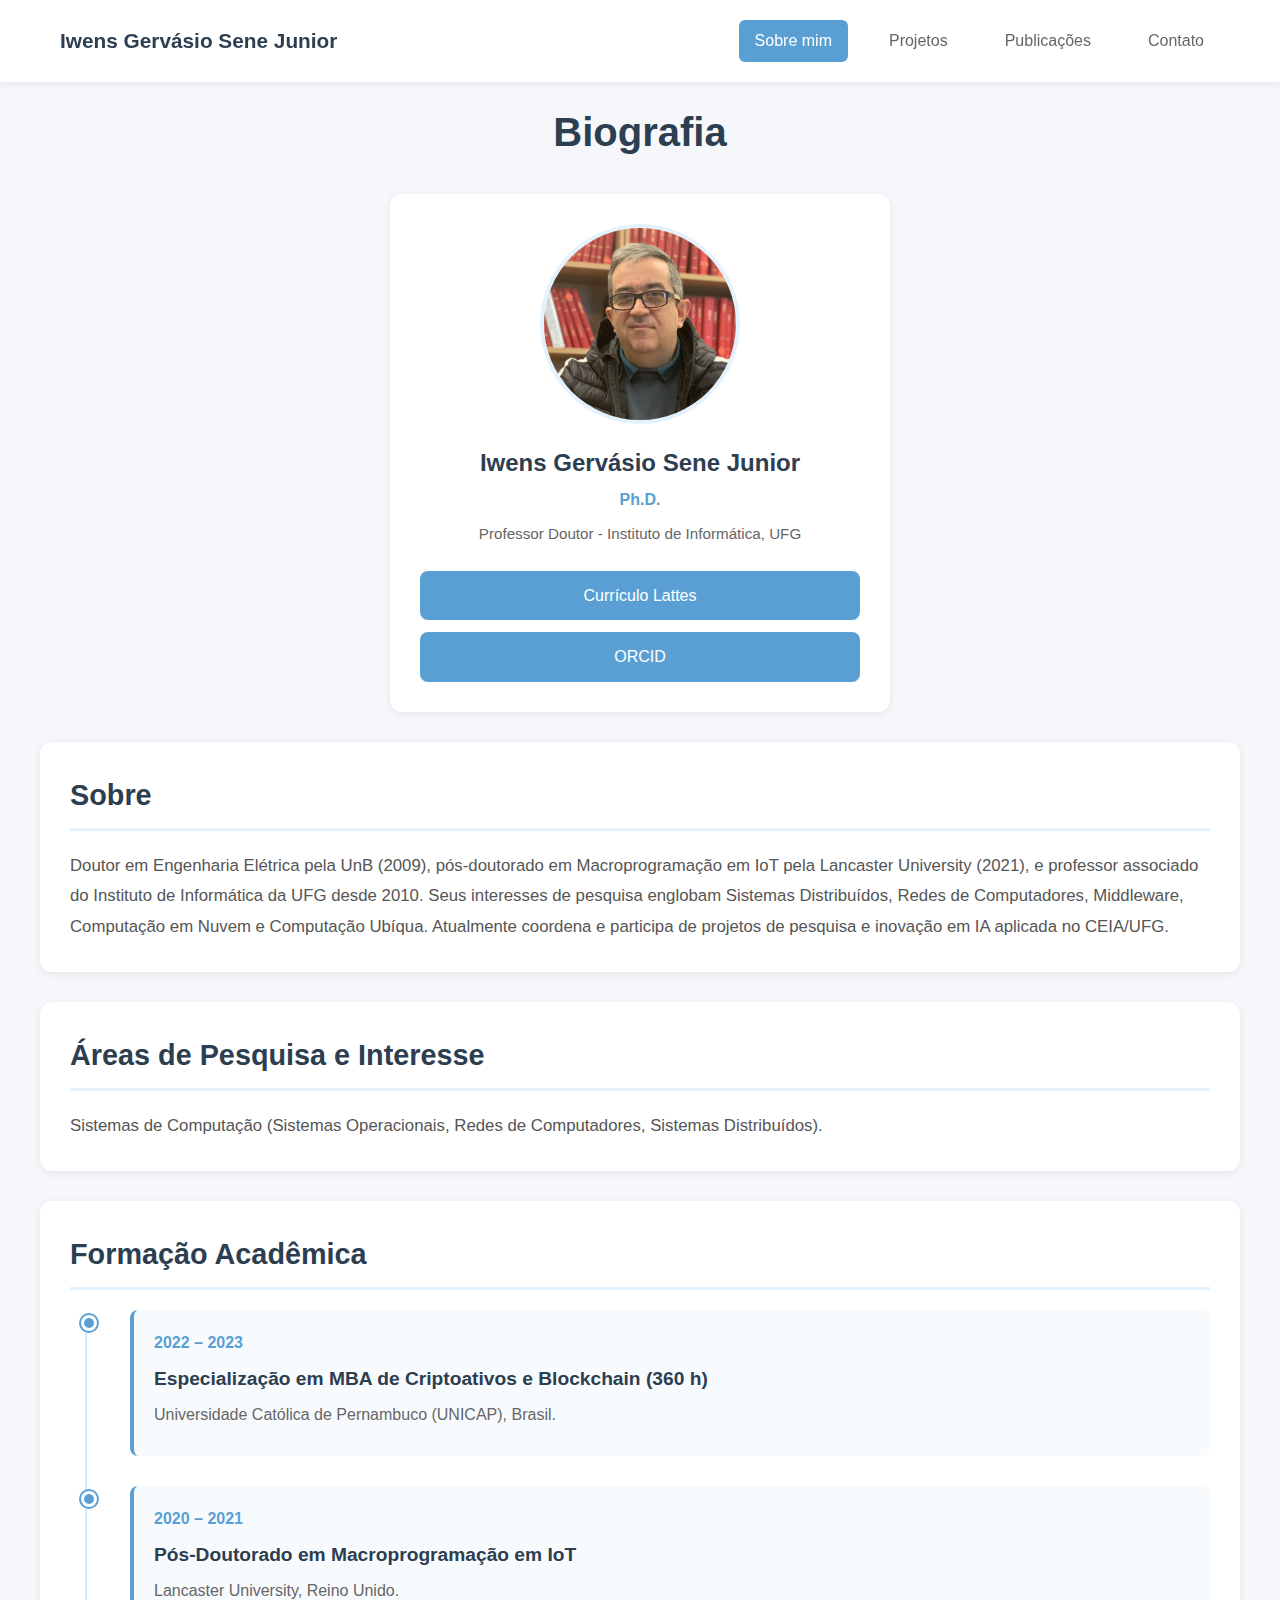
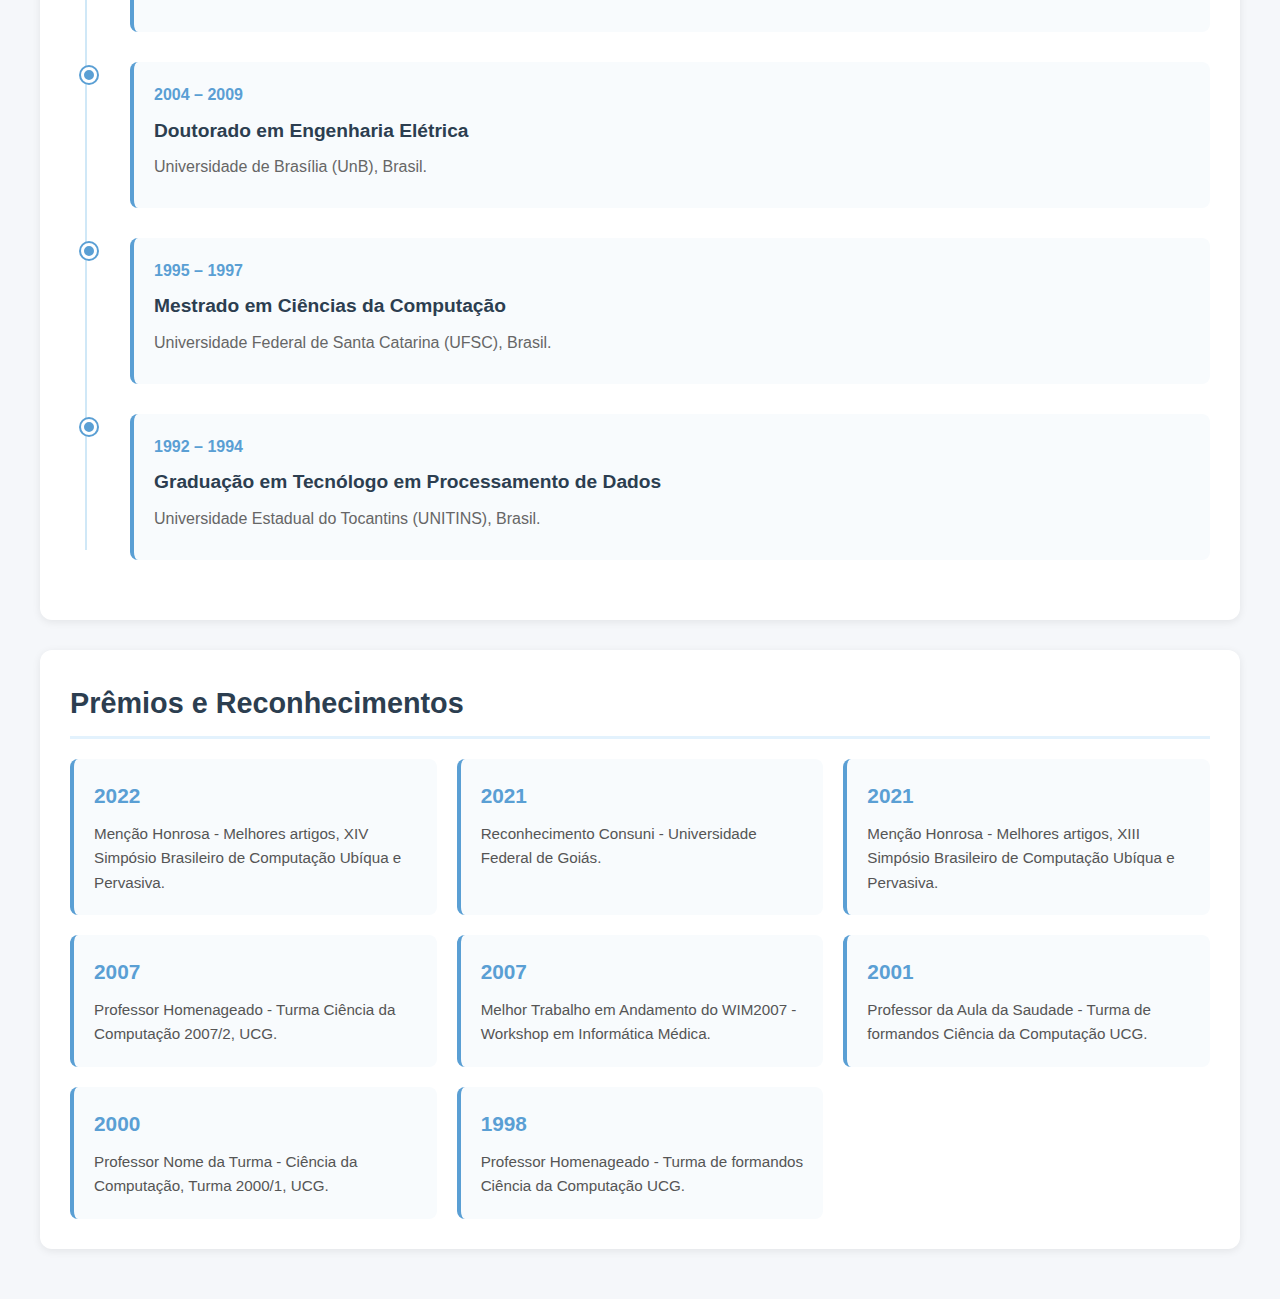
<file: index.html>
<!DOCTYPE html>
<html lang="pt-BR">
<head>
    <meta charset="UTF-8">
    <meta name="viewport" content="width=device-width, initial-scale=1.0">
    <title>Biografia - Iwens Gervásio Sene Junior</title>
    <link rel="stylesheet" href="styles.css">
</head>
<body>
    <header class="site-header">
        <div class="header-container">
            <div class="header-name">Iwens Gervásio Sene Junior</div>
            <nav class="header-nav" aria-label="Navegação principal">
                <a href="index.html" class="nav-link active" aria-current="page">Sobre mim</a>
                <a href="projetos.html" class="nav-link">Projetos</a>
                <a href="publicacoes.html" class="nav-link">Publicações</a>
                <a href="contato.html" class="nav-link">Contato</a>
            </nav>
        </div>
    </header>
    
    <div class="container">
        <h1 class="page-title">Biografia</h1>
        
        <div class="main-layout">
            <aside class="profile-card">
                <img src="assets/foto-professor.jpg" alt="Retrato de Iwens Gervásio Sene Junior" class="profile-photo">
                <h2 class="profile-name">Iwens Gervásio Sene Junior</h2>
                <p class="profile-degree">Ph.D.</p>
                <p class="profile-affiliation">Professor Doutor - Instituto de Informática, UFG</p>
                
                <div class="profile-links">
                    <a href="http://lattes.cnpq.br/3693296350551971" target="_blank" class="link-button">Currículo Lattes</a>
                    <a href="https://orcid.org/0000-0001-7605-0205" target="_blank" class="link-button">ORCID</a>
                </div>
            </aside>
            
            <main class="biography-card">
                <h2 class="section-title">Sobre</h2>
                <p class="biography-text">
                    Doutor em Engenharia Elétrica pela UnB (2009), pós-doutorado em Macroprogramação em IoT pela Lancaster University (2021), e professor associado do Instituto de Informática da UFG desde 2010. Seus interesses de pesquisa englobam Sistemas Distribuídos, Redes de Computadores, Middleware, Computação em Nuvem e Computação Ubíqua. Atualmente coordena e participa de projetos de pesquisa e inovação em IA aplicada no CEIA/UFG.
                </p>
            </main>
        </div>
        
        <section class="card research-card">
            <h2 class="section-title">Áreas de Pesquisa e Interesse</h2>
            <p class="research-text">
                Sistemas de Computação (Sistemas Operacionais, Redes de Computadores, Sistemas Distribuídos).
            </p>
        </section>
        
        <section class="card timeline-card">
            <h2 class="section-title">Formação Acadêmica</h2>
            <div class="timeline">
                <div class="timeline-item">
                    <div class="timeline-marker"></div>
                    <div class="timeline-content">
                        <h3 class="timeline-period">2022 – 2023</h3>
                        <h4 class="timeline-title">Especialização em MBA de Criptoativos e Blockchain (360 h)</h4>
                        <p class="timeline-institution">Universidade Católica de Pernambuco (UNICAP), Brasil.</p>
                    </div>
                </div>
                
                <div class="timeline-item">
                    <div class="timeline-marker"></div>
                    <div class="timeline-content">
                        <h3 class="timeline-period">2020 – 2021</h3>
                        <h4 class="timeline-title">Pós-Doutorado em Macroprogramação em IoT</h4>
                        <p class="timeline-institution">Lancaster University, Reino Unido.</p>
                    </div>
                </div>
                
                <div class="timeline-item">
                    <div class="timeline-marker"></div>
                    <div class="timeline-content">
                        <h3 class="timeline-period">2004 – 2009</h3>
                        <h4 class="timeline-title">Doutorado em Engenharia Elétrica</h4>
                        <p class="timeline-institution">Universidade de Brasília (UnB), Brasil.</p>
                    </div>
                </div>
                
                <div class="timeline-item">
                    <div class="timeline-marker"></div>
                    <div class="timeline-content">
                        <h3 class="timeline-period">1995 – 1997</h3>
                        <h4 class="timeline-title">Mestrado em Ciências da Computação</h4>
                        <p class="timeline-institution">Universidade Federal de Santa Catarina (UFSC), Brasil.</p>
                    </div>
                </div>
                
                <div class="timeline-item">
                    <div class="timeline-marker"></div>
                    <div class="timeline-content">
                        <h3 class="timeline-period">1992 – 1994</h3>
                        <h4 class="timeline-title">Graduação em Tecnólogo em Processamento de Dados</h4>
                        <p class="timeline-institution">Universidade Estadual do Tocantins (UNITINS), Brasil.</p>
                    </div>
                </div>
            </div>
        </section>
        
        <section class="card awards-card">
            <h2 class="section-title">Prêmios e Reconhecimentos</h2>
            <div class="awards-grid">
                <div class="award-item">
                    <h3 class="award-year">2022</h3>
                    <p class="award-description">Menção Honrosa - Melhores artigos, XIV Simpósio Brasileiro de Computação Ubíqua e Pervasiva.</p>
                </div>
                
                <div class="award-item">
                    <h3 class="award-year">2021</h3>
                    <p class="award-description">Reconhecimento Consuni - Universidade Federal de Goiás.</p>
                </div>
                
                <div class="award-item">
                    <h3 class="award-year">2021</h3>
                    <p class="award-description">Menção Honrosa - Melhores artigos, XIII Simpósio Brasileiro de Computação Ubíqua e Pervasiva.</p>
                </div>
                
                <div class="award-item">
                    <h3 class="award-year">2007</h3>
                    <p class="award-description">Professor Homenageado - Turma Ciência da Computação 2007/2, UCG.</p>
                </div>
                
                <div class="award-item">
                    <h3 class="award-year">2007</h3>
                    <p class="award-description">Melhor Trabalho em Andamento do WIM2007 - Workshop em Informática Médica.</p>
                </div>
                
                <div class="award-item">
                    <h3 class="award-year">2001</h3>
                    <p class="award-description">Professor da Aula da Saudade - Turma de formandos Ciência da Computação UCG.</p>
                </div>
                
                <div class="award-item">
                    <h3 class="award-year">2000</h3>
                    <p class="award-description">Professor Nome da Turma - Ciência da Computação, Turma 2000/1, UCG.</p>
                </div>
                
                <div class="award-item">
                    <h3 class="award-year">1998</h3>
                    <p class="award-description">Professor Homenageado - Turma de formandos Ciência da Computação UCG.</p>
                </div>
            </div>
        </section>
    </div>
</body>
</html>
</file>
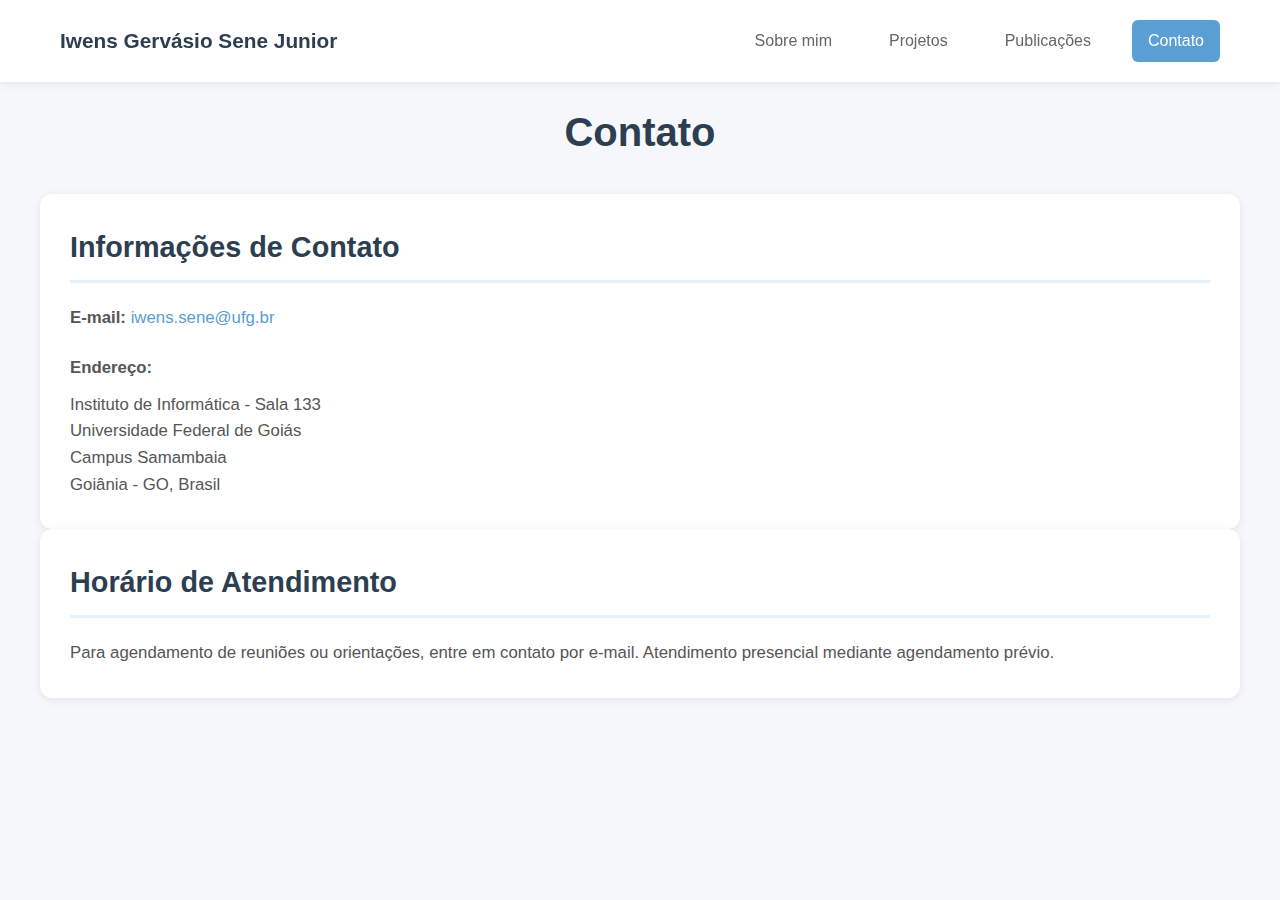
<file: contato.html>
<!DOCTYPE html>
<html lang="pt-BR">
<head>
    <meta charset="UTF-8">
    <meta name="viewport" content="width=device-width, initial-scale=1.0">
    <title>Contato - Iwens Gervásio Sene Junior</title>
    <link rel="stylesheet" href="styles.css">
</head>
<body>
    <header class="site-header">
        <div class="header-container">
            <div class="header-name">Iwens Gervásio Sene Junior</div>
            <nav class="header-nav" aria-label="Navegação principal">
                <a href="index.html" class="nav-link">Sobre mim</a>
                <a href="projetos.html" class="nav-link">Projetos</a>
                <a href="publicacoes.html" class="nav-link">Publicações</a>
                <a href="contato.html" class="nav-link active" aria-current="page">Contato</a>
            </nav>
        </div>
    </header>
    
    <div class="container">
        <h1 class="page-title">Contato</h1>
        
        <main>
            <!-- Replaced contact form with two information cards -->
            <section class="card">
                <h2 class="section-title">Informações de Contato</h2>
                <div class="biography-text">
                    <p><strong>E-mail:</strong> <a href="mailto:iwens.sene@ufg.br" style="color: #5B9BD5; text-decoration: none;">iwens.sene@ufg.br</a></p>
                    <p style="margin-top: 20px;"><strong>Endereço:</strong></p>
                    <p style="margin-top: 8px; line-height: 1.6;">
                        Instituto de Informática - Sala 133<br>
                        Universidade Federal de Goiás<br>
                        Campus Samambaia<br>
                        Goiânia - GO, Brasil
                    </p>
                </div>
            </section>
            
            <section class="card">
                <h2 class="section-title">Horário de Atendimento</h2>
                <p class="biography-text">
                    Para agendamento de reuniões ou orientações, entre em contato por e-mail. Atendimento presencial mediante agendamento prévio.
                </p>
            </section>
        </main>
    </div>
</body>
</html>
</file>
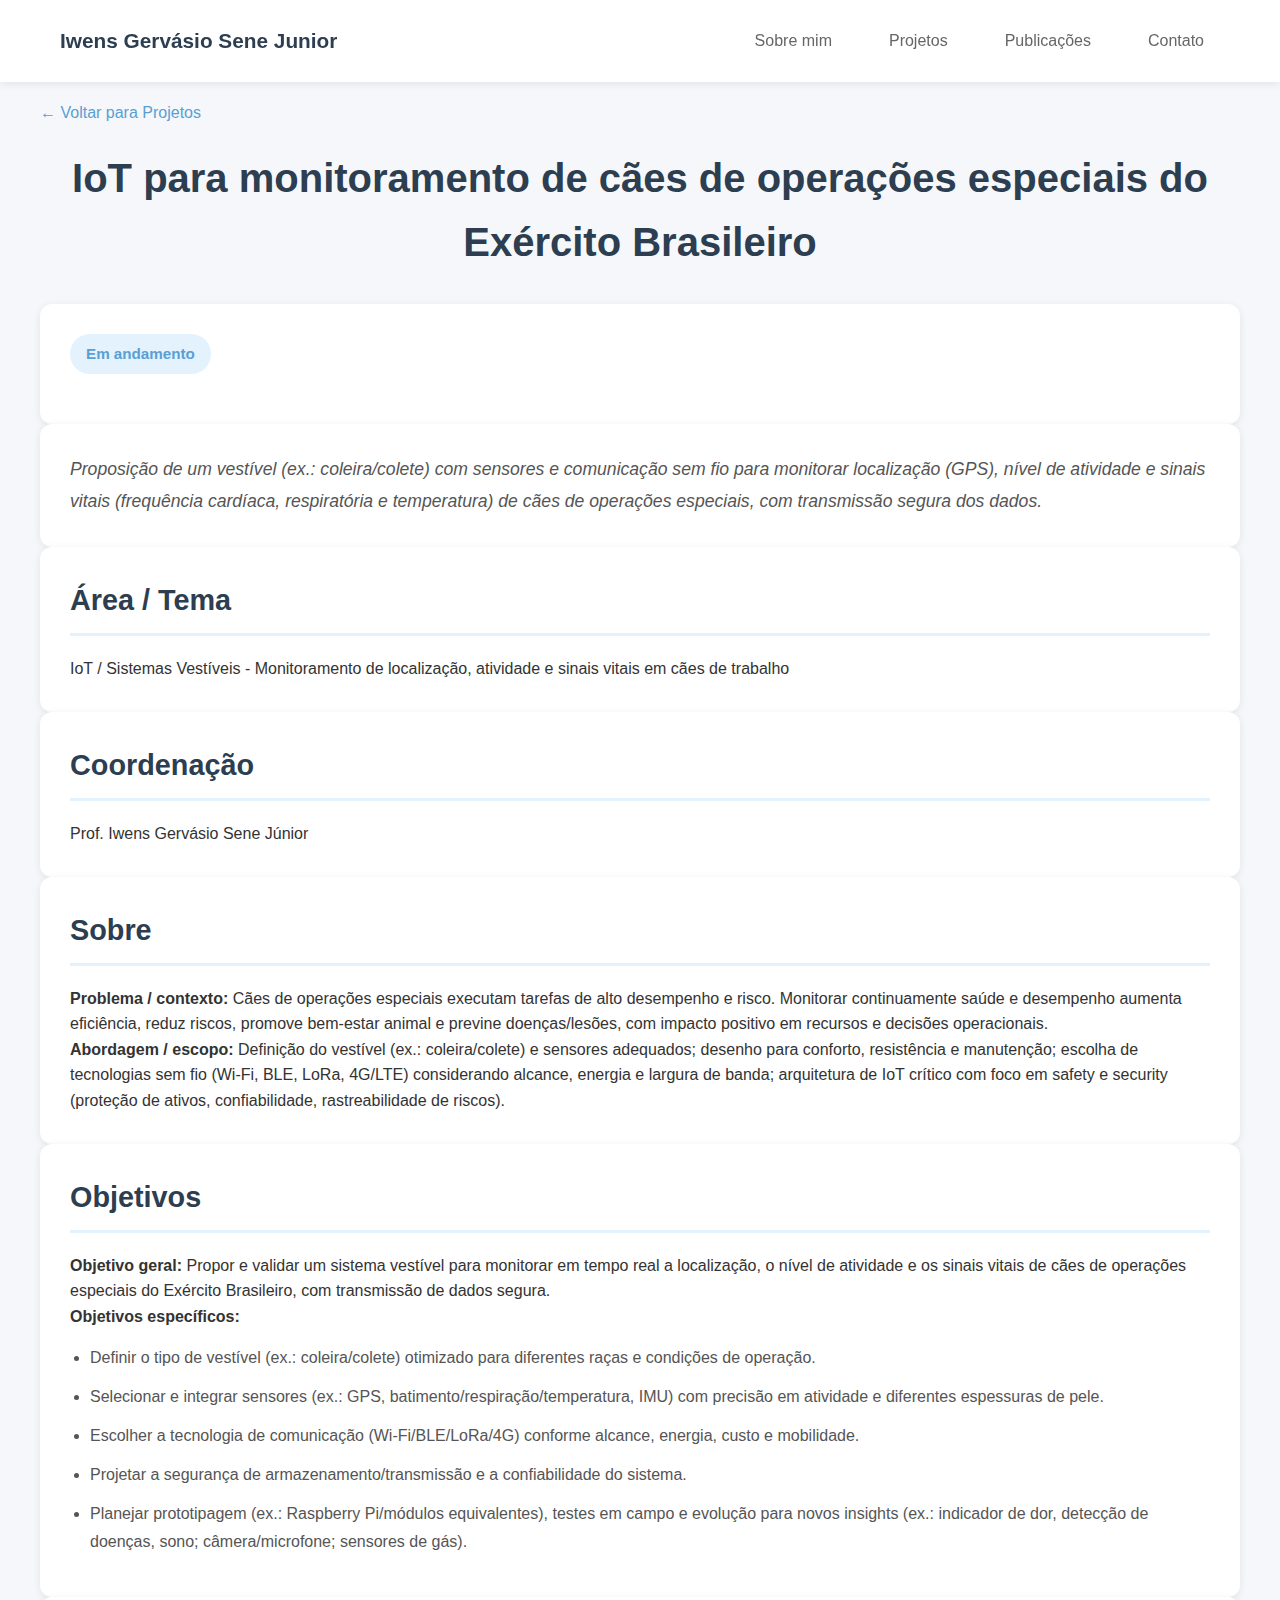
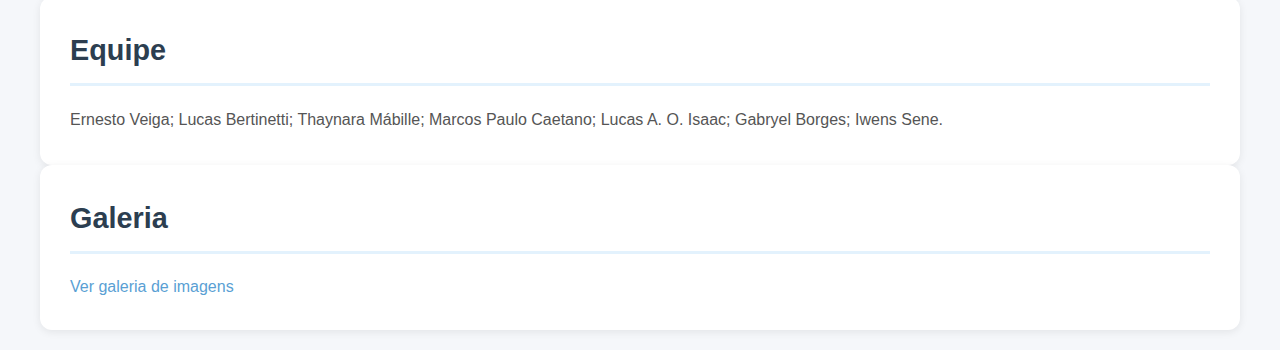
<file: projeto-iot-caes.html>
<!DOCTYPE html>
<html lang="pt-BR">
<head>
    <meta charset="UTF-8">
    <meta name="viewport" content="width=device-width, initial-scale=1.0">
    <title>IoT para monitoramento de cães de operações especiais - Iwens Gervásio Sene Junior</title>
    <link rel="stylesheet" href="styles.css">
</head>
<body>
    <header class="site-header">
        <div class="header-container">
            <div class="header-name">Iwens Gervásio Sene Junior</div>
            <nav class="header-nav" aria-label="Navegação principal">
                <a href="index.html" class="nav-link">Sobre mim</a>
                <a href="projetos.html" class="nav-link">Projetos</a>
                <a href="publicacoes.html" class="nav-link">Publicações</a>
                <a href="contato.html" class="nav-link">Contato</a>
            </nav>
        </div>
    </header>
    
    <div class="container">
        <a href="projetos.html" class="back-link">← Voltar para Projetos</a>
        
        <h1 class="page-title">IoT para monitoramento de cães de operações especiais do Exército Brasileiro</h1>
        
        <section class="card">
            <span class="project-status-badge status-ongoing">Em andamento</span>
        </section>
        
        <section class="card">
            <p class="project-summary">
                Proposição de um vestível (ex.: coleira/colete) com sensores e comunicação sem fio para monitorar localização (GPS), nível de atividade e sinais vitais (frequência cardíaca, respiratória e temperatura) de cães de operações especiais, com transmissão segura dos dados.
            </p>
        </section>
        
        <section class="card">
            <h2 class="section-title">Área / Tema</h2>
            <p>IoT / Sistemas Vestíveis - Monitoramento de localização, atividade e sinais vitais em cães de trabalho</p>
        </section>
        
        <section class="card">
            <h2 class="section-title">Coordenação</h2>
            <p>Prof. Iwens Gervásio Sene Júnior</p>
        </section>
        
        <section class="card">
            <h2 class="section-title">Sobre</h2>
            <p><strong>Problema / contexto:</strong> Cães de operações especiais executam tarefas de alto desempenho e risco. Monitorar continuamente saúde e desempenho aumenta eficiência, reduz riscos, promove bem-estar animal e previne doenças/lesões, com impacto positivo em recursos e decisões operacionais.</p>
            <p><strong>Abordagem / escopo:</strong> Definição do vestível (ex.: coleira/colete) e sensores adequados; desenho para conforto, resistência e manutenção; escolha de tecnologias sem fio (Wi-Fi, BLE, LoRa, 4G/LTE) considerando alcance, energia e largura de banda; arquitetura de IoT crítico com foco em safety e security (proteção de ativos, confiabilidade, rastreabilidade de riscos).</p>
        </section>
        
        <section class="card">
            <h2 class="section-title">Objetivos</h2>
            <p><strong>Objetivo geral:</strong> Propor e validar um sistema vestível para monitorar em tempo real a localização, o nível de atividade e os sinais vitais de cães de operações especiais do Exército Brasileiro, com transmissão de dados segura.</p>
            <p><strong>Objetivos específicos:</strong></p>
            <ul class="objectives-list">
                <li>Definir o tipo de vestível (ex.: coleira/colete) otimizado para diferentes raças e condições de operação.</li>
                <li>Selecionar e integrar sensores (ex.: GPS, batimento/respiração/temperatura, IMU) com precisão em atividade e diferentes espessuras de pele.</li>
                <li>Escolher a tecnologia de comunicação (Wi-Fi/BLE/LoRa/4G) conforme alcance, energia, custo e mobilidade.</li>
                <li>Projetar a segurança de armazenamento/transmissão e a confiabilidade do sistema.</li>
                <li>Planejar prototipagem (ex.: Raspberry Pi/módulos equivalentes), testes em campo e evolução para novos insights (ex.: indicador de dor, detecção de doenças, sono; câmera/microfone; sensores de gás).</li>
            </ul>
        </section>
        
        <section class="card">
            <h2 class="section-title">Equipe</h2>
            <p class="team-members">Ernesto Veiga; Lucas Bertinetti; Thaynara Mábille; Marcos Paulo Caetano; Lucas A. O. Isaac; Gabryel Borges; Iwens Sene.</p>
        </section>
        
        <section class="card">
            <h2 class="section-title">Galeria</h2>
            <p><a href="#" class="gallery-link">Ver galeria de imagens</a></p>
        </section>
    </div>
</body>
</html>
</file>
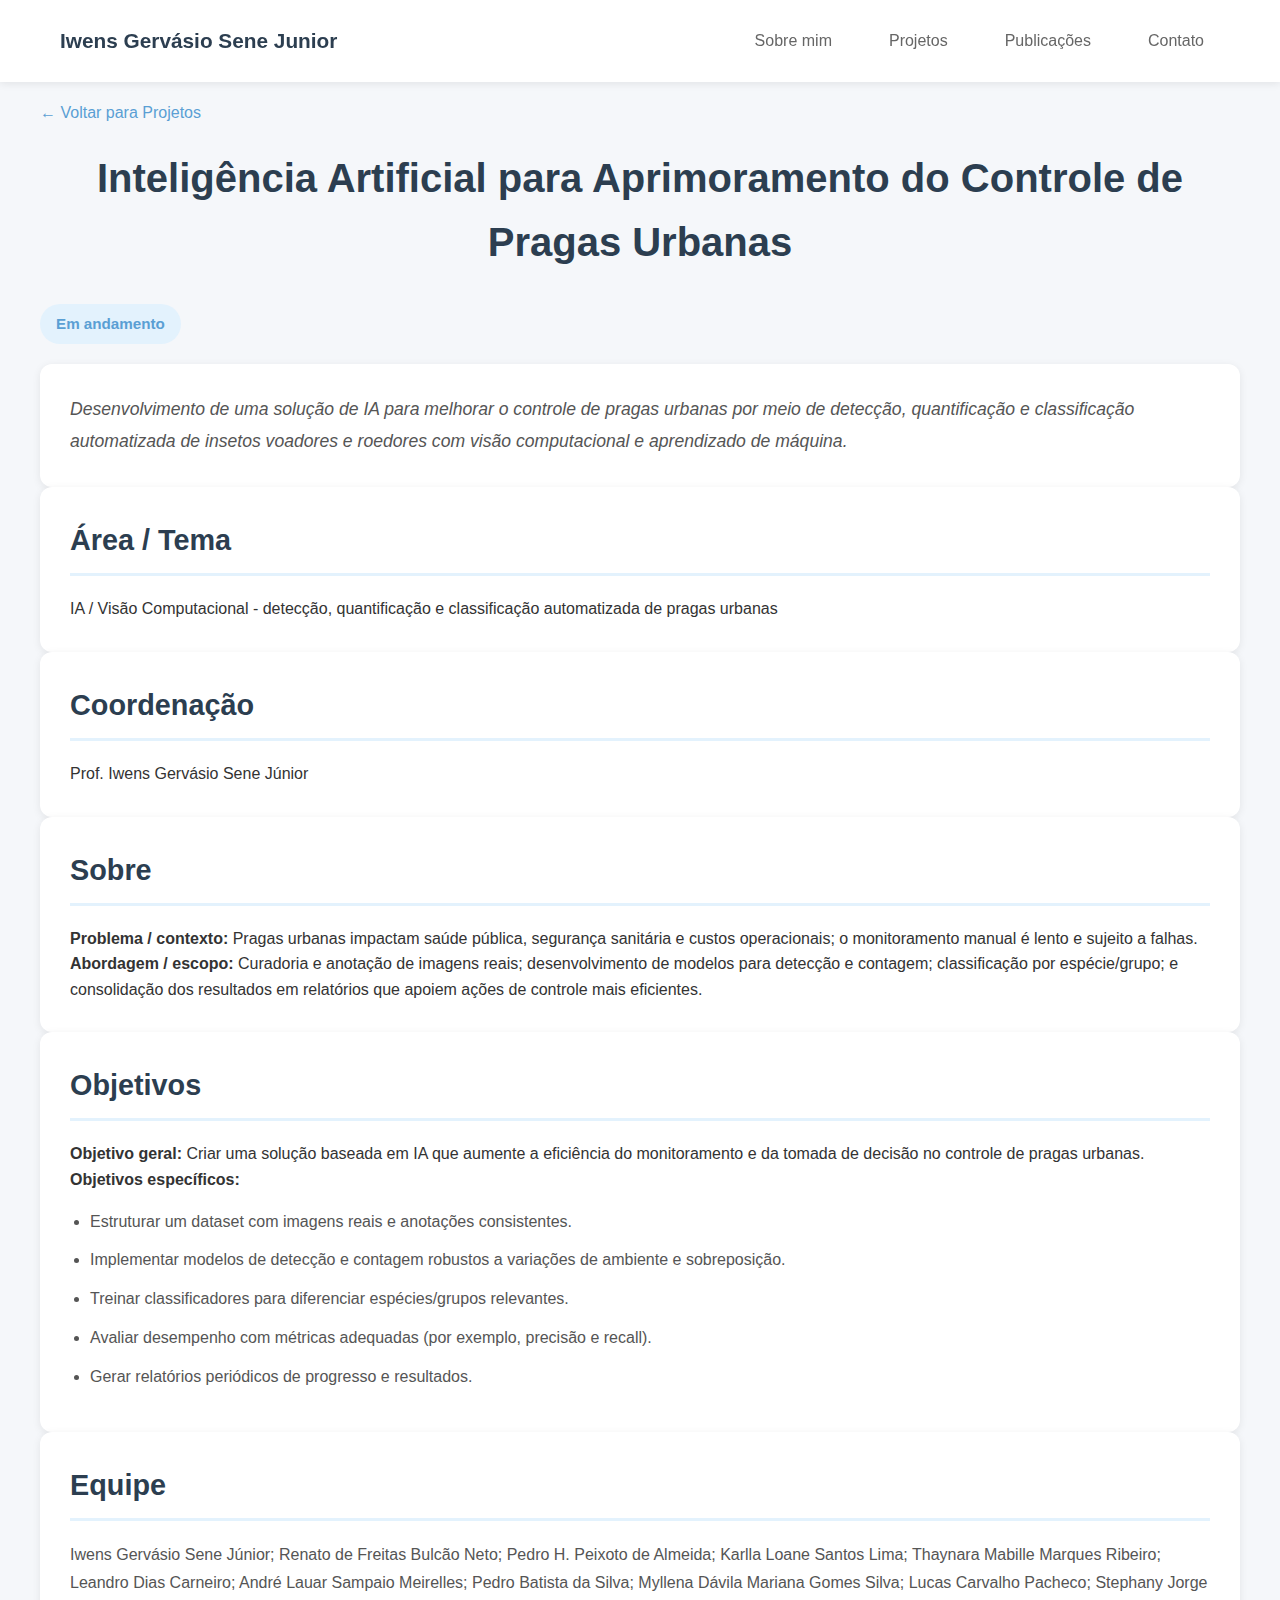
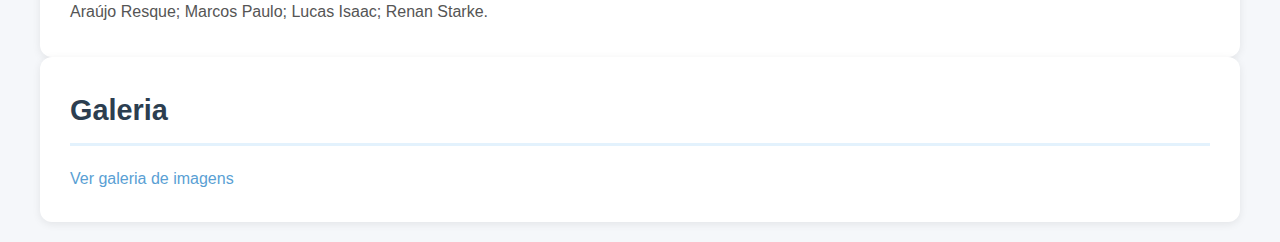
<file: projeto-pragas-urbanas.html>
<!DOCTYPE html>
<html lang="pt-BR">
<head>
    <meta charset="UTF-8">
    <meta name="viewport" content="width=device-width, initial-scale=1.0">
    <title>Inteligência Artificial para Aprimoramento do Controle de Pragas Urbanas - Iwens Gervásio Sene Junior</title>
    <link rel="stylesheet" href="styles.css">
</head>
<body>
    <header class="site-header">
        <div class="header-container">
            <div class="header-name">Iwens Gervásio Sene Junior</div>
            <nav class="header-nav" aria-label="Navegação principal">
                <a href="index.html" class="nav-link">Sobre mim</a>
                <a href="projetos.html" class="nav-link">Projetos</a>
                <a href="publicacoes.html" class="nav-link">Publicações</a>
                <a href="contato.html" class="nav-link">Contato</a>
            </nav>
        </div>
    </header>
    
    <div class="container">
        <a href="projetos.html" class="back-link">← Voltar para Projetos</a>
        
        <h1 class="page-title">Inteligência Artificial para Aprimoramento do Controle de Pragas Urbanas</h1>
        
        <div class="project-status-badge">Em andamento</div>
        
        <section class="card">
            <p class="project-summary">
                Desenvolvimento de uma solução de IA para melhorar o controle de pragas urbanas por meio de detecção, quantificação e classificação automatizada de insetos voadores e roedores com visão computacional e aprendizado de máquina.
            </p>
        </section>
        
        <section class="card">
            <h2 class="section-title">Área / Tema</h2>
            <p>IA / Visão Computacional - detecção, quantificação e classificação automatizada de pragas urbanas</p>
        </section>
        
        <section class="card">
            <h2 class="section-title">Coordenação</h2>
            <p>Prof. Iwens Gervásio Sene Júnior</p>
        </section>
        
        <section class="card">
            <h2 class="section-title">Sobre</h2>
            <p><strong>Problema / contexto:</strong> Pragas urbanas impactam saúde pública, segurança sanitária e custos operacionais; o monitoramento manual é lento e sujeito a falhas.</p>
            <p><strong>Abordagem / escopo:</strong> Curadoria e anotação de imagens reais; desenvolvimento de modelos para detecção e contagem; classificação por espécie/grupo; e consolidação dos resultados em relatórios que apoiem ações de controle mais eficientes.</p>
        </section>
        
        <section class="card">
            <h2 class="section-title">Objetivos</h2>
            <p><strong>Objetivo geral:</strong> Criar uma solução baseada em IA que aumente a eficiência do monitoramento e da tomada de decisão no controle de pragas urbanas.</p>
            <p><strong>Objetivos específicos:</strong></p>
            <ul class="objectives-list">
                <li>Estruturar um dataset com imagens reais e anotações consistentes.</li>
                <li>Implementar modelos de detecção e contagem robustos a variações de ambiente e sobreposição.</li>
                <li>Treinar classificadores para diferenciar espécies/grupos relevantes.</li>
                <li>Avaliar desempenho com métricas adequadas (por exemplo, precisão e recall).</li>
                <li>Gerar relatórios periódicos de progresso e resultados.</li>
            </ul>
        </section>
        
        <section class="card">
            <h2 class="section-title">Equipe</h2>
            <p class="team-members">
                Iwens Gervásio Sene Júnior; Renato de Freitas Bulcão Neto; Pedro H. Peixoto de Almeida; Karlla Loane Santos Lima; Thaynara Mabille Marques Ribeiro; Leandro Dias Carneiro; André Lauar Sampaio Meirelles; Pedro Batista da Silva; Myllena Dávila Mariana Gomes Silva; Lucas Carvalho Pacheco; Stephany Jorge Araújo Resque; Marcos Paulo; Lucas Isaac; Renan Starke.
            </p>
        </section>
        
        <section class="card">
            <h2 class="section-title">Galeria</h2>
            <p><a href="#" class="gallery-link">Ver galeria de imagens</a></p>
        </section>
    </div>
</body>
</html>
</file>
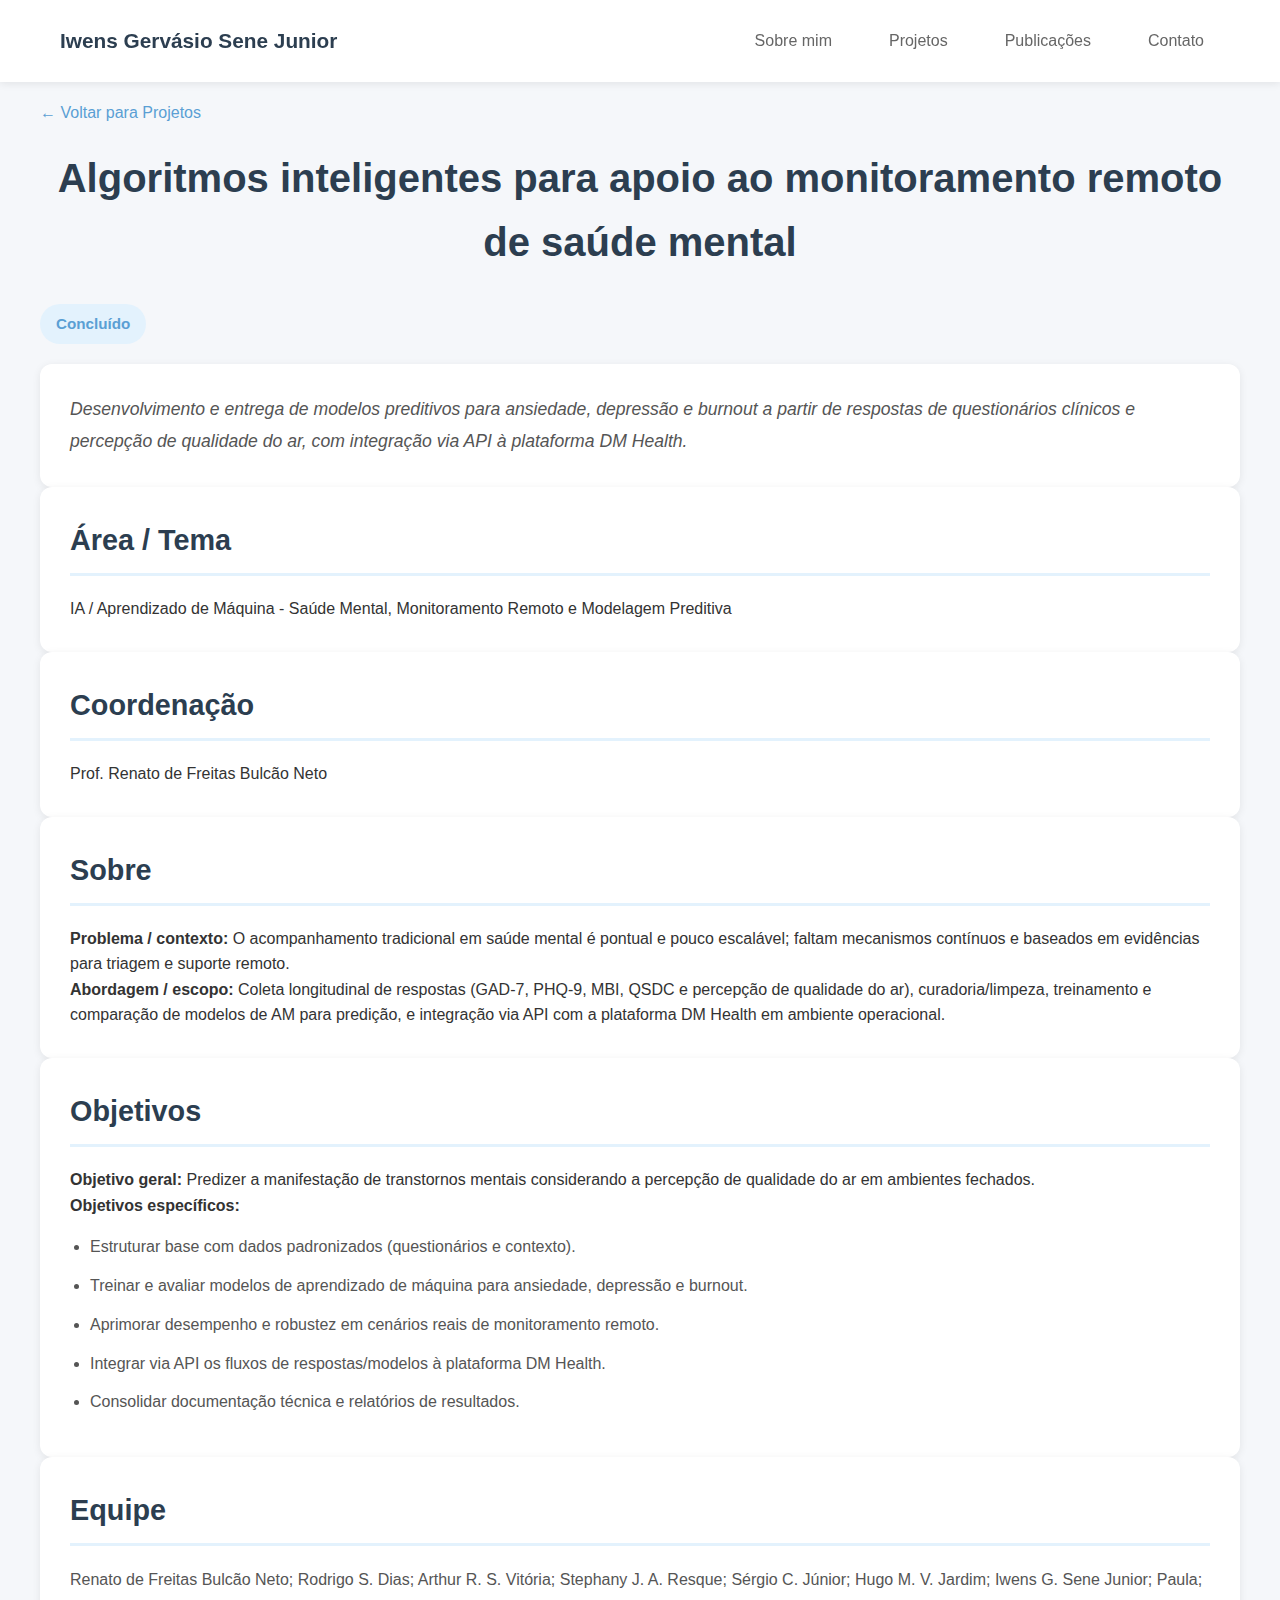
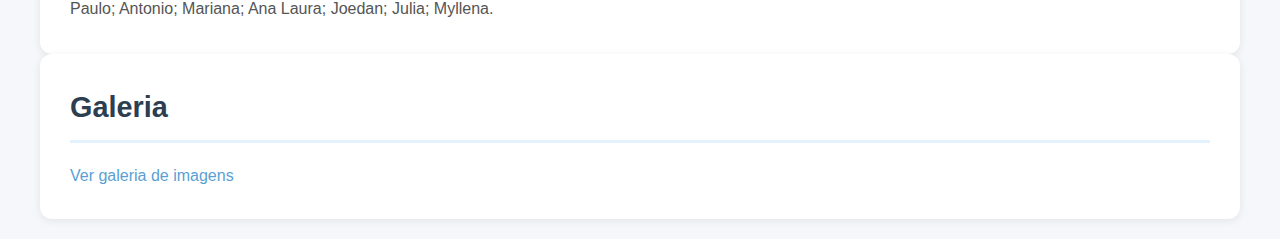
<file: projeto-saude-mental.html>
<!DOCTYPE html>
<html lang="pt-BR">
<head>
    <meta charset="UTF-8">
    <meta name="viewport" content="width=device-width, initial-scale=1.0">
    <title>Algoritmos inteligentes para apoio ao monitoramento remoto de saúde mental - Iwens Gervásio Sene Junior</title>
    <link rel="stylesheet" href="styles.css">
</head>
<body>
    <header class="site-header">
        <div class="header-container">
            <div class="header-name">Iwens Gervásio Sene Junior</div>
            <nav class="header-nav" aria-label="Navegação principal">
                <a href="index.html" class="nav-link">Sobre mim</a>
                <a href="projetos.html" class="nav-link">Projetos</a>
                <a href="publicacoes.html" class="nav-link">Publicações</a>
                <a href="contato.html" class="nav-link">Contato</a>
            </nav>
        </div>
    </header>
    
    <div class="container">
        <a href="projetos.html" class="back-link">← Voltar para Projetos</a>
        
        <h1 class="page-title">Algoritmos inteligentes para apoio ao monitoramento remoto de saúde mental</h1>
        
        <span class="project-status-badge completed">Concluído</span>
        
        <section class="card">
            <p class="project-summary">
                Desenvolvimento e entrega de modelos preditivos para ansiedade, depressão e burnout a partir de respostas de questionários clínicos e percepção de qualidade do ar, com integração via API à plataforma DM Health.
            </p>
        </section>
        
        <section class="card">
            <h2 class="section-title">Área / Tema</h2>
            <p>IA / Aprendizado de Máquina - Saúde Mental, Monitoramento Remoto e Modelagem Preditiva</p>
        </section>
        
        <section class="card">
            <h2 class="section-title">Coordenação</h2>
            <p>Prof. Renato de Freitas Bulcão Neto</p>
        </section>
        
        <section class="card">
            <h2 class="section-title">Sobre</h2>
            <p><strong>Problema / contexto:</strong> O acompanhamento tradicional em saúde mental é pontual e pouco escalável; faltam mecanismos contínuos e baseados em evidências para triagem e suporte remoto.</p>
            <p><strong>Abordagem / escopo:</strong> Coleta longitudinal de respostas (GAD-7, PHQ-9, MBI, QSDC e percepção de qualidade do ar), curadoria/limpeza, treinamento e comparação de modelos de AM para predição, e integração via API com a plataforma DM Health em ambiente operacional.</p>
        </section>
        
        <section class="card">
            <h2 class="section-title">Objetivos</h2>
            <p><strong>Objetivo geral:</strong> Predizer a manifestação de transtornos mentais considerando a percepção de qualidade do ar em ambientes fechados.</p>
            <p><strong>Objetivos específicos:</strong></p>
            <ul class="objectives-list">
                <li>Estruturar base com dados padronizados (questionários e contexto).</li>
                <li>Treinar e avaliar modelos de aprendizado de máquina para ansiedade, depressão e burnout.</li>
                <li>Aprimorar desempenho e robustez em cenários reais de monitoramento remoto.</li>
                <li>Integrar via API os fluxos de respostas/modelos à plataforma DM Health.</li>
                <li>Consolidar documentação técnica e relatórios de resultados.</li>
            </ul>
        </section>
        
        <section class="card">
            <h2 class="section-title">Equipe</h2>
            <p class="team-members">
                Renato de Freitas Bulcão Neto; Rodrigo S. Dias; Arthur R. S. Vitória; Stephany J. A. Resque; Sérgio C. Júnior; Hugo M. V. Jardim; Iwens G. Sene Junior; Paula; Paulo; Antonio; Mariana; Ana Laura; Joedan; Julia; Myllena.
            </p>
        </section>
        
        <section class="card">
            <h2 class="section-title">Galeria</h2>
            <p><a href="#" class="gallery-link">Ver galeria de imagens</a></p>
        </section>
    </div>
</body>
</html>
</file>
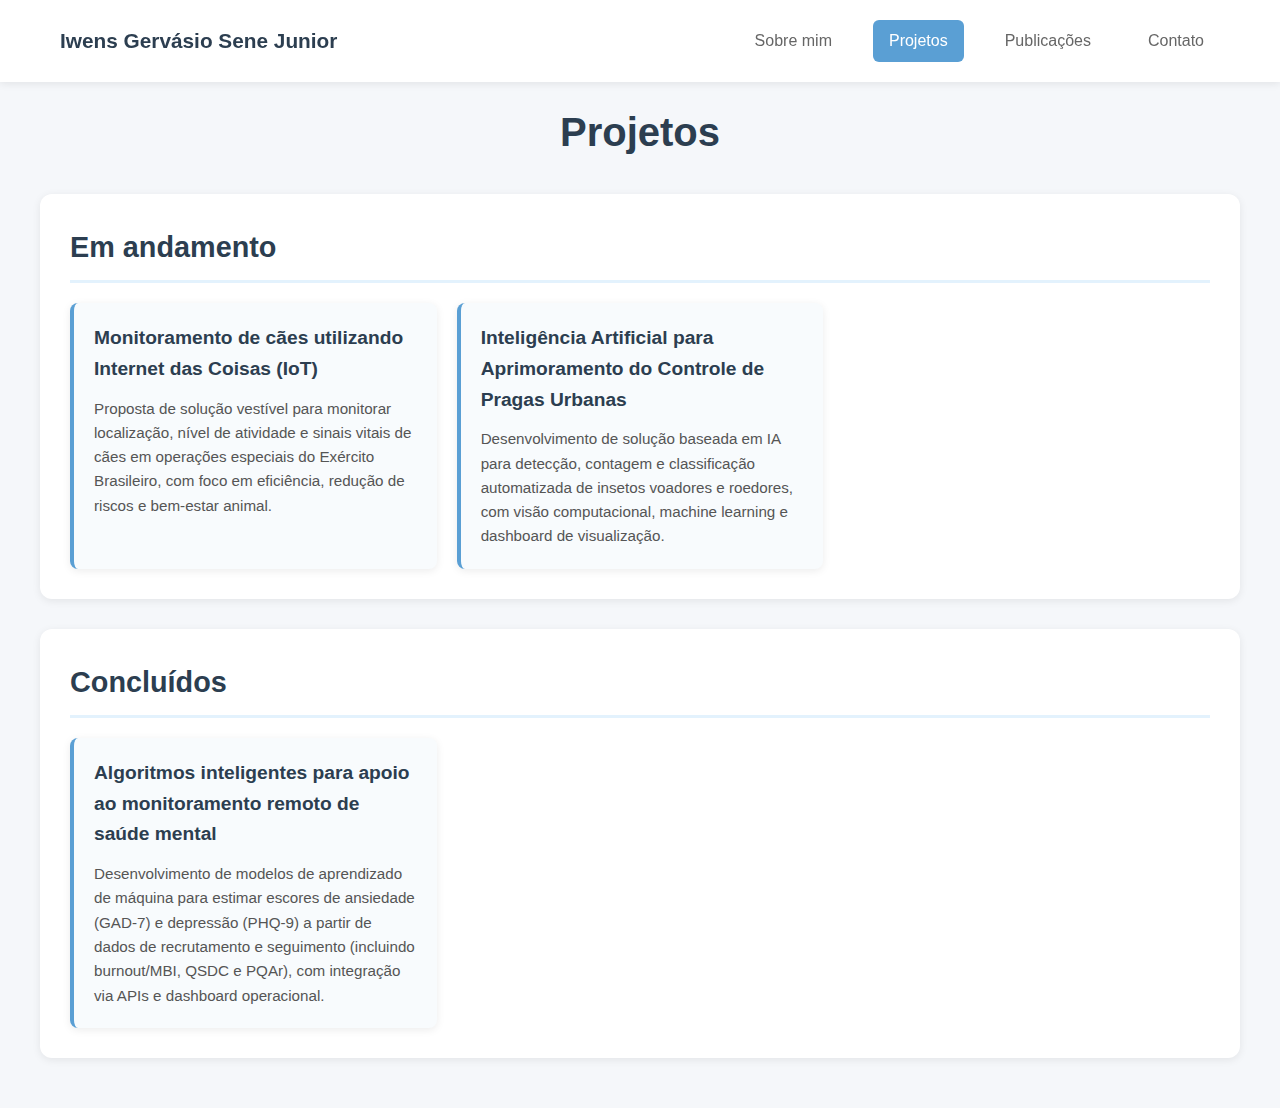
<file: projetos.html>
<!DOCTYPE html>
<html lang="pt-BR">
<head>
    <meta charset="UTF-8">
    <meta name="viewport" content="width=device-width, initial-scale=1.0">
    <title>Projetos - Iwens Gervásio Sene Junior</title>
    <link rel="stylesheet" href="styles.css">
</head>
<body>
    <header class="site-header">
        <div class="header-container">
            <div class="header-name">Iwens Gervásio Sene Junior</div>
            <nav class="header-nav" aria-label="Navegação principal">
                <a href="index.html" class="nav-link">Sobre mim</a>
                <a href="projetos.html" class="nav-link active" aria-current="page">Projetos</a>
                <a href="publicacoes.html" class="nav-link">Publicações</a>
                <a href="contato.html" class="nav-link">Contato</a>
            </nav>
        </div>
    </header>
    
    <div class="container">
        <h1 class="page-title">Projetos</h1>
        
        <section class="card projects-section">
            <h2 class="section-title">Em andamento</h2>
            <div class="projects-grid">
                <article class="project-card">
                    <h3 class="project-title">
                        <!-- Updated link to point to the new IoT dog monitoring project detail page -->
                        <a href="projeto-iot-caes.html" class="project-link">Monitoramento de cães utilizando Internet das Coisas (IoT)</a>
                    </h3>
                    <p class="project-description">
                        Proposta de solução vestível para monitorar localização, nível de atividade e sinais vitais de cães em operações especiais do Exército Brasileiro, com foco em eficiência, redução de riscos e bem-estar animal.
                    </p>
                </article>
                
                <article class="project-card">
                    <h3 class="project-title">
                        <a href="projeto-pragas-urbanas.html" class="project-link">Inteligência Artificial para Aprimoramento do Controle de Pragas Urbanas</a>
                    </h3>
                    <p class="project-description">
                        Desenvolvimento de solução baseada em IA para detecção, contagem e classificação automatizada de insetos voadores e roedores, com visão computacional, machine learning e dashboard de visualização.
                    </p>
                </article>
            </div>
        </section>
        
        <section class="card projects-section">
            <h2 class="section-title">Concluídos</h2>
            <div class="projects-grid">
                <article class="project-card">
                    <h3 class="project-title">
                        <a href="projeto-saude-mental.html" class="project-link">Algoritmos inteligentes para apoio ao monitoramento remoto de saúde mental</a>
                    </h3>
                    <p class="project-description">
                        Desenvolvimento de modelos de aprendizado de máquina para estimar escores de ansiedade (GAD-7) e depressão (PHQ-9) a partir de dados de recrutamento e seguimento (incluindo burnout/MBI, QSDC e PQAr), com integração via APIs e dashboard operacional.
                    </p>
                </article>
            </div>
        </section>
    </div>
</body>
</html>
</file>
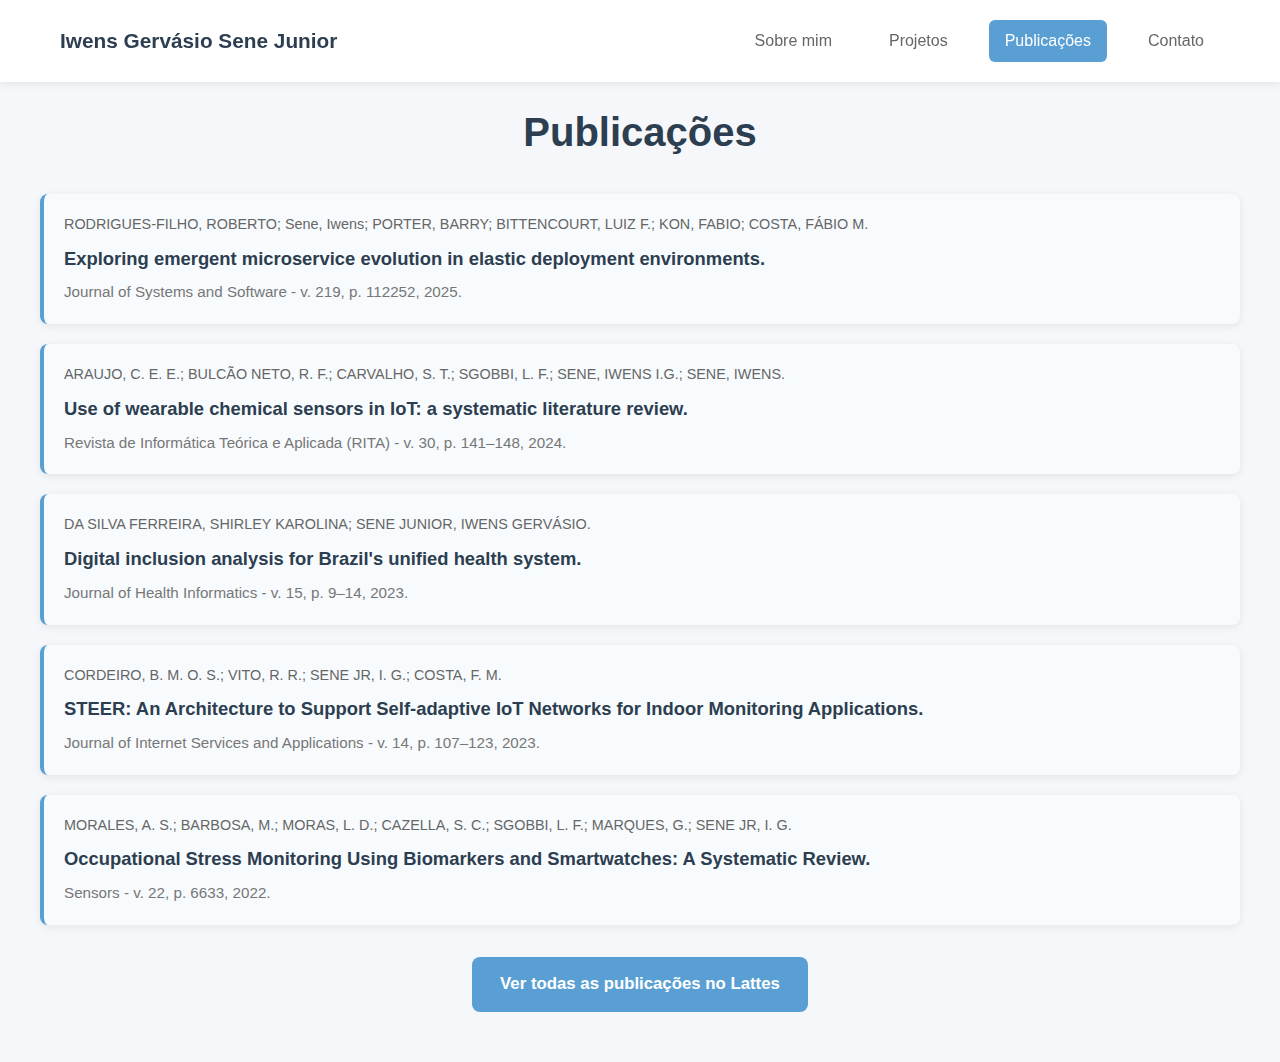
<file: publicacoes.html>
<!DOCTYPE html>
<html lang="pt-BR">
<head>
    <meta charset="UTF-8">
    <meta name="viewport" content="width=device-width, initial-scale=1.0">
    <title>Publicações - Iwens Gervásio Sene Junior</title>
    <link rel="stylesheet" href="styles.css">
</head>
<body>
    <header class="site-header">
        <div class="header-container">
            <div class="header-name">Iwens Gervásio Sene Junior</div>
            <nav class="header-nav" aria-label="Navegação principal">
                <a href="index.html" class="nav-link">Sobre mim</a>
                <a href="projetos.html" class="nav-link">Projetos</a>
                <a href="publicacoes.html" class="nav-link active" aria-current="page">Publicações</a>
                <!-- Added fourth navigation link for Contact -->
                <a href="contato.html" class="nav-link">Contato</a>
            </nav>
        </div>
    </header>
    
    <div class="container">
        <h1 class="page-title">Publicações</h1>
        
        <main>
            <section class="publications-section">
                <div class="publication-card card">
                    <p class="publication-authors">RODRIGUES-FILHO, ROBERTO; Sene, Iwens; PORTER, BARRY; BITTENCOURT, LUIZ F.; KON, FABIO; COSTA, FÁBIO M.</p>
                    <h3 class="publication-title">Exploring emergent microservice evolution in elastic deployment environments.</h3>
                    <p class="publication-venue">Journal of Systems and Software - v. 219, p. 112252, 2025.</p>
                </div>

                <div class="publication-card card">
                    <p class="publication-authors">ARAUJO, C. E. E.; BULCÃO NETO, R. F.; CARVALHO, S. T.; SGOBBI, L. F.; SENE, IWENS I.G.; SENE, IWENS.</p>
                    <h3 class="publication-title">Use of wearable chemical sensors in IoT: a systematic literature review.</h3>
                    <p class="publication-venue">Revista de Informática Teórica e Aplicada (RITA) - v. 30, p. 141–148, 2024.</p>
                </div>

                <div class="publication-card card">
                    <p class="publication-authors">DA SILVA FERREIRA, SHIRLEY KAROLINA; SENE JUNIOR, IWENS GERVÁSIO.</p>
                    <h3 class="publication-title">Digital inclusion analysis for Brazil's unified health system.</h3>
                    <p class="publication-venue">Journal of Health Informatics - v. 15, p. 9–14, 2023.</p>
                </div>

                <div class="publication-card card">
                    <p class="publication-authors">CORDEIRO, B. M. O. S.; VITO, R. R.; SENE JR, I. G.; COSTA, F. M.</p>
                    <h3 class="publication-title">STEER: An Architecture to Support Self-adaptive IoT Networks for Indoor Monitoring Applications.</h3>
                    <p class="publication-venue">Journal of Internet Services and Applications - v. 14, p. 107–123, 2023.</p>
                </div>

                <div class="publication-card card">
                    <p class="publication-authors">MORALES, A. S.; BARBOSA, M.; MORAS, L. D.; CAZELLA, S. C.; SGOBBI, L. F.; MARQUES, G.; SENE JR, I. G.</p>
                    <h3 class="publication-title">Occupational Stress Monitoring Using Biomarkers and Smartwatches: A Systematic Review.</h3>
                    <p class="publication-venue">Sensors - v. 22, p. 6633, 2022.</p>
                </div>

                <div style="text-align: center; margin-top: 2rem;">
                    <a href="http://lattes.cnpq.br/3693296350551971" class="cta-button" target="_blank" rel="noopener noreferrer">Ver todas as publicações no Lattes</a>
                </div>
            </section>
        </main>
    </div>
</body>
</html>
</file>
<file: styles.css>
/* Reset and Base Styles */
* {
  margin: 0;
  padding: 0;
  box-sizing: border-box;
}

body {
  font-family: -apple-system, BlinkMacSystemFont, "Segoe UI", Roboto, "Helvetica Neue", Arial, sans-serif;
  background-color: #f5f7fa;
  color: #333;
  line-height: 1.6;
  padding: 20px;
  /* Added padding-top to account for fixed header */
  padding-top: 100px;
}

/* Added header styles */
.site-header {
  position: fixed;
  top: 0;
  left: 0;
  right: 0;
  background-color: white;
  box-shadow: 0 2px 8px rgba(0, 0, 0, 0.08);
  z-index: 1000;
}

.header-container {
  max-width: 1200px;
  margin: 0 auto;
  padding: 20px;
  display: flex;
  justify-content: space-between;
  align-items: center;
  flex-wrap: wrap;
  gap: 15px;
}

.header-name {
  font-size: 1.3rem;
  font-weight: 600;
  color: #2c3e50;
}

.header-nav {
  display: flex;
  gap: 25px;
}

.nav-link {
  text-decoration: none;
  color: #666;
  font-weight: 500;
  padding: 8px 16px;
  border-radius: 6px;
  transition: background-color 0.3s ease, color 0.3s ease;
}

.nav-link:hover {
  background-color: #e3f2fd;
  color: #5a9fd4;
}

.nav-link.active {
  background-color: #5a9fd4;
  color: white;
}

.container {
  max-width: 1200px;
  margin: 0 auto;
}

.page-title {
  font-size: 2.5rem;
  color: #2c3e50;
  margin-bottom: 30px;
  text-align: center;
}

/* Main Layout */
/* Changed layout to center profile card horizontally */
.main-layout {
  display: flex;
  flex-direction: column;
  align-items: center;
  gap: 30px;
  margin-bottom: 30px;
}

/* Card Styles */
.card,
.profile-card,
.biography-card,
.project-card,
.publication-card {
  background: white;
  border-radius: 12px;
  padding: 30px;
  box-shadow: 0 2px 8px rgba(0, 0, 0, 0.08);
}

/* Profile Card */
.profile-card {
  display: flex;
  flex-direction: column;
  align-items: center;
  text-align: center;
  /* Increased max-width from 300px to 500px to make card wider */
  max-width: 500px;
  width: 100%;
}

.profile-photo {
  width: 200px;
  height: 200px;
  border-radius: 50%;
  object-fit: cover;
  margin-bottom: 20px;
  border: 4px solid #e3f2fd;
}

.profile-name {
  font-size: 1.5rem;
  color: #2c3e50;
  margin-bottom: 5px;
}

.profile-degree {
  font-size: 1rem;
  color: #5a9fd4;
  font-weight: 600;
  margin-bottom: 10px;
}

.profile-affiliation {
  font-size: 0.95rem;
  color: #666;
  margin-bottom: 25px;
  line-height: 1.5;
}

.profile-links {
  display: flex;
  flex-direction: column;
  gap: 12px;
  width: 100%;
}

.link-button {
  display: block;
  padding: 12px 20px;
  background-color: #5a9fd4;
  color: white;
  text-decoration: none;
  border-radius: 8px;
  font-weight: 500;
  transition: background-color 0.3s ease;
}

.link-button:hover {
  background-color: #4a8fc4;
}

/* Biography Card */
.biography-card {
  display: flex;
  flex-direction: column;
  max-width: 100%;
  width: 100%;
}

.section-title {
  font-size: 1.8rem;
  color: #2c3e50;
  margin-bottom: 20px;
  border-bottom: 3px solid #e3f2fd;
  padding-bottom: 10px;
}

.biography-text {
  font-size: 1.05rem;
  color: #555;
  line-height: 1.8;
}

/* Research Card */
.research-card {
  margin-bottom: 30px;
}

.research-text {
  font-size: 1.05rem;
  color: #555;
  line-height: 1.8;
}

/* Timeline */
.timeline-card {
  margin-bottom: 30px;
}

.timeline {
  position: relative;
  padding-left: 40px;
}

.timeline::before {
  content: "";
  position: absolute;
  left: 15px;
  top: 10px;
  bottom: 10px;
  width: 2px;
  background-color: #d0e8f7;
}

.timeline-item {
  position: relative;
  margin-bottom: 30px;
  padding-left: 20px;
}

.timeline-marker {
  position: absolute;
  left: -29px;
  top: 5px;
  width: 16px;
  height: 16px;
  border-radius: 50%;
  background-color: #5a9fd4;
  border: 3px solid white;
  box-shadow: 0 0 0 2px #5a9fd4;
}

.timeline-content {
  background-color: #f8fbfd;
  padding: 20px;
  border-radius: 8px;
  border-left: 4px solid #5a9fd4;
}

.timeline-period {
  font-size: 1rem;
  color: #5a9fd4;
  font-weight: 700;
  margin-bottom: 8px;
}

.timeline-title {
  font-size: 1.2rem;
  color: #2c3e50;
  margin-bottom: 8px;
}

.timeline-institution {
  font-size: 1rem;
  color: #666;
  margin-bottom: 8px;
}

.timeline-detail {
  font-size: 0.95rem;
  color: #777;
  margin-top: 8px;
}

/* Awards Grid */
.awards-card {
  margin-bottom: 30px;
}

.awards-grid {
  display: grid;
  grid-template-columns: repeat(auto-fill, minmax(280px, 1fr));
  gap: 20px;
}

.award-item {
  background-color: #f8fbfd;
  padding: 20px;
  border-radius: 8px;
  border-left: 4px solid #5a9fd4;
  transition: transform 0.2s ease, box-shadow 0.2s ease;
}

.award-item:hover {
  transform: translateY(-2px);
  box-shadow: 0 4px 12px rgba(90, 159, 212, 0.15);
}

.award-year {
  font-size: 1.3rem;
  color: #5a9fd4;
  font-weight: 700;
  margin-bottom: 10px;
}

.award-description {
  font-size: 0.95rem;
  color: #555;
  line-height: 1.6;
}

/* Added project card styles */
.projects-section {
  margin-bottom: 30px;
}

.projects-grid {
  display: grid;
  grid-template-columns: repeat(auto-fill, minmax(300px, 1fr));
  gap: 20px;
}

.project-card {
  background-color: #f8fbfd;
  padding: 20px;
  border-radius: 8px;
  border-left: 4px solid #5a9fd4;
  transition: transform 0.2s ease, box-shadow 0.2s ease;
}

.project-card:hover {
  transform: translateY(-2px);
  box-shadow: 0 4px 12px rgba(90, 159, 212, 0.15);
}

.project-title {
  font-size: 1.2rem;
  color: #2c3e50;
  margin-bottom: 12px;
}

.project-link {
  text-decoration: none;
  color: #2c3e50;
  transition: color 0.3s ease;
}

.project-link:hover {
  color: #5a9fd4;
}

.project-description {
  font-size: 0.95rem;
  color: #555;
  line-height: 1.6;
}

/* Added publication card styles */
.publications-section {
  margin-bottom: 30px;
}

.publication-card {
  background-color: #f8fbfd;
  padding: 20px;
  border-radius: 8px;
  border-left: 4px solid #5a9fd4;
  transition: transform 0.2s ease, box-shadow 0.2s ease;
  margin-bottom: 20px;
}

.publication-card:hover {
  transform: translateY(-2px);
  box-shadow: 0 4px 12px rgba(90, 159, 212, 0.15);
}

.publication-authors {
  font-size: 0.9rem;
  color: #666;
  margin-bottom: 10px;
  line-height: 1.5;
}

.publication-title {
  font-size: 1.15rem;
  color: #2c3e50;
  font-weight: 600;
  margin-bottom: 10px;
  line-height: 1.4;
}

.publication-venue {
  font-size: 0.95rem;
  color: #777;
  line-height: 1.5;
}

.cta-button {
  display: inline-block;
  padding: 14px 28px;
  background-color: #5a9fd4;
  color: white;
  text-decoration: none;
  border-radius: 8px;
  font-size: 1.05rem;
  font-weight: 600;
  transition: background-color 0.3s ease;
}

.cta-button:hover {
  background-color: #4a8fc4;
}

/* Added contact form styles */
.contact-section {
  max-width: 700px;
  margin: 0 auto;
}

.contact-form {
  display: flex;
  flex-direction: column;
  gap: 20px;
}

.form-group {
  display: flex;
  flex-direction: column;
  gap: 8px;
}

.form-label {
  font-size: 1rem;
  font-weight: 600;
  color: #2c3e50;
}

.form-input,
.form-textarea {
  padding: 12px 16px;
  font-size: 1rem;
  border: 2px solid #e3f2fd;
  border-radius: 8px;
  font-family: inherit;
  transition: border-color 0.3s ease;
}

.form-input:focus,
.form-textarea:focus {
  outline: none;
  border-color: #5a9fd4;
}

.form-textarea {
  resize: vertical;
  min-height: 120px;
}

.form-button {
  padding: 14px 28px;
  background-color: #5a9fd4;
  color: white;
  border: none;
  border-radius: 8px;
  font-size: 1.05rem;
  font-weight: 600;
  cursor: pointer;
  transition: background-color 0.3s ease;
  align-self: flex-start;
}

.form-button:hover {
  background-color: #4a8fc4;
}

/* Added styles for project detail page */
.back-link {
  display: inline-block;
  color: #5a9fd4;
  text-decoration: none;
  font-size: 1rem;
  font-weight: 500;
  margin-bottom: 20px;
  transition: color 0.3s ease;
}

.back-link:hover {
  color: #4a8fc4;
}

.project-status-badge {
  display: inline-block;
  padding: 8px 16px;
  background-color: #e3f2fd;
  color: #5a9fd4;
  font-weight: 600;
  border-radius: 20px;
  font-size: 0.95rem;
  margin-bottom: 20px;
}

.project-summary {
  font-size: 1.1rem;
  color: #555;
  line-height: 1.8;
  font-style: italic;
}

.objectives-list {
  list-style-position: outside;
  padding-left: 20px;
  margin-top: 15px;
}

.objectives-list li {
  font-size: 1rem;
  color: #555;
  line-height: 1.8;
  margin-bottom: 10px;
}

.team-members {
  font-size: 1rem;
  color: #555;
  line-height: 1.8;
}

.gallery-link {
  color: #5a9fd4;
  text-decoration: none;
  font-weight: 500;
  transition: color 0.3s ease;
}

.gallery-link:hover {
  color: #4a8fc4;
  text-decoration: underline;
}

/* Responsive Design */
@media (max-width: 768px) {
  /* Added responsive header styles */
  .header-container {
    flex-direction: column;
    align-items: flex-start;
  }

  .header-nav {
    width: 100%;
    justify-content: center;
  }

  body {
    padding-top: 130px;
  }

  .page-title {
    font-size: 2rem;
  }

  .timeline {
    padding-left: 30px;
  }
}
</file>
